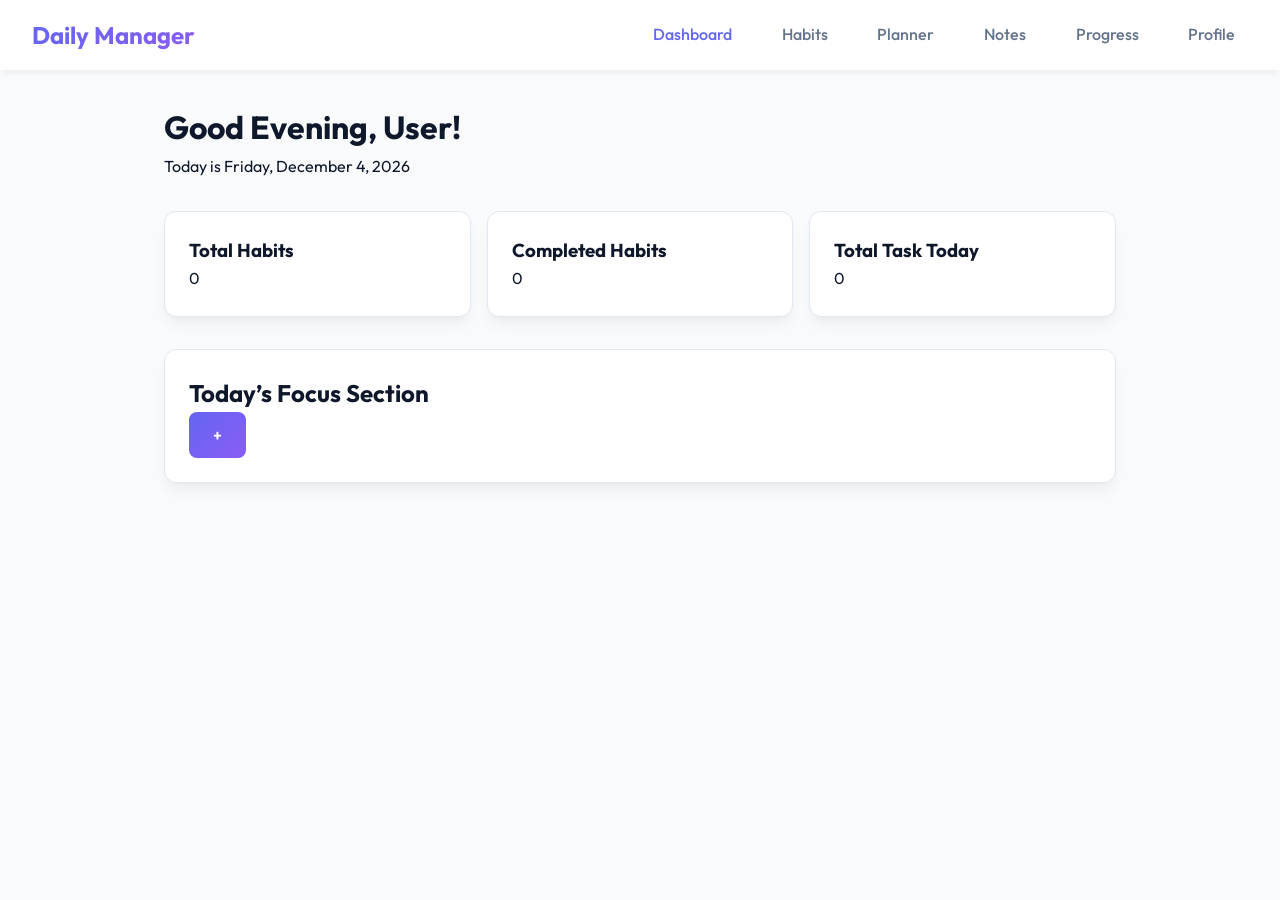
<file: frontend/index.html>
<!DOCTYPE html>
<html lang="en">
<head>
    <meta charset="UTF-8">
    <meta name="viewport" content="width=device-width, initial-scale=1.0">
    <title>Document</title>
     <link rel="stylesheet" href="css/global.css">
    <link rel="stylesheet" href="css/index.css">
</head>
<body>
    <nav class="navbar">
        <div class="logo">
            Daily Manager
        </div>
        <ul class="nav-links">
            <li><a href="index.html">Dashboard</a></li>
            <li><a href="habits.html">Habits</a></li>
            <li><a href="planner.html">Planner</a></li>
            <li><a href="notes.html">Notes</a></li>
            <li><a href="progress.html">Progress</a></li>
            <li><a href="profile.html">Profile</a></li>

        
        </ul>
    </nav>
    <main class="container">
        <header class="page fade-in">
            <h1 id="greeting-message">Good Morining</h1>
            <p id="current-date">Today is...</p>
        </header>
        <section class="grid-3 fade-in">
            <div class="card">
                <h3>Total Habits</h3>
                <p id="total-habits">0</p>
            </div>
            <div class="card">
                <h3>Completed Habits</h3>
                <p id="completed-habits">0</p>
            </div>
            <div class="card">
                <h3>Total Task Today</h3>
                <p id="total-tasks">0</p>
            </div>
        </section>
        <section>
            <div class="card" id="todo">
                <h2>Today’s Focus Section</h2>
                <button class="today-task"> +</button>
                
            </div>
        </section>
    </main>
    <script src="javascript/global.js"></script>
    <script src="javascript/index.js"></script>
</body>
</html>
</file>
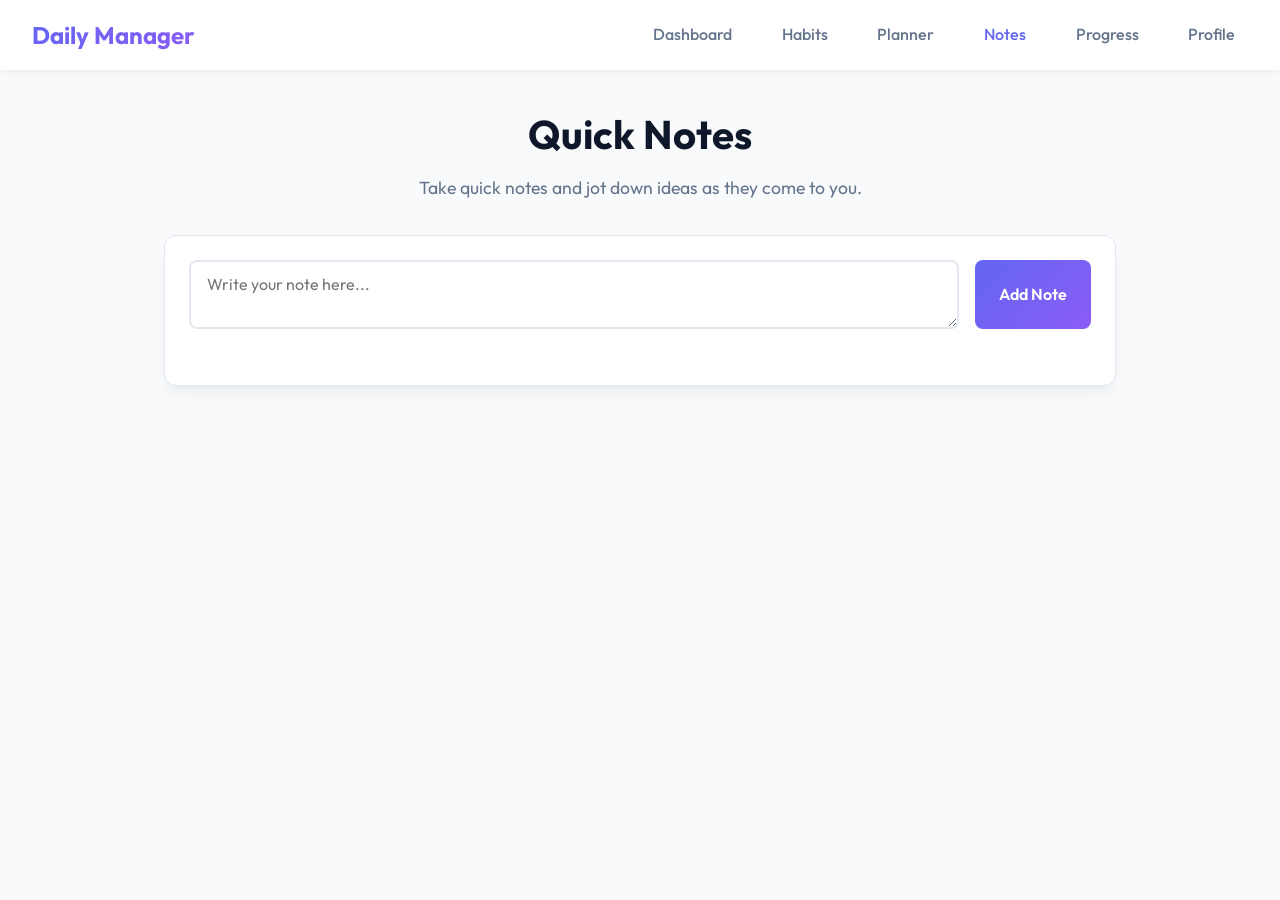
<file: frontend/notes.html>
<!DOCTYPE html>
<html lang="en">
<head>
    <meta charset="UTF-8">
    <meta name="viewport" content="width=device-width, initial-scale=1.0">
    <title>Daily Life Manager - Notes</title>
    <link rel="stylesheet" href="css/global.css">
    <link rel="stylesheet" href="css/notes.css">
</head>
<body>
    <nav class="navbar">
        <div class="logo">Daily Manager</div>
        <ul class="nav-links">
            <li><a href="index.html">Dashboard</a></li>
            <li><a href="habits.html">Habits</a></li>
            <li><a href="planner.html">Planner</a></li>
            <li><a href="notes.html">Notes</a></li>
            <li><a href="progress.html">Progress</a></li>
            <li><a href="profile.html">Profile</a></li>
        </ul>
    </nav>

    <main class="container fade-in"> 
        
        <header class="page-header"> 
            <h1>Quick Notes</h1>
            <p>Take quick notes and jot down ideas as they come to you.</p>
        </header>
        
        <div class="card">
            
            <div class="input-group"> 
                <textarea id="note-input" class="note-box" placeholder="Write your note here..."></textarea>
                
                <button id="add-note-btn">Add Note</button>
            </div>
            
            <ul class="item-list" id="notes-list">
            </ul>
            
        </div>
    </main>

    <script src="javascript/global.js"></script>
    <script src="javascript/notes.js"></script>
</body>
</html>
</file>
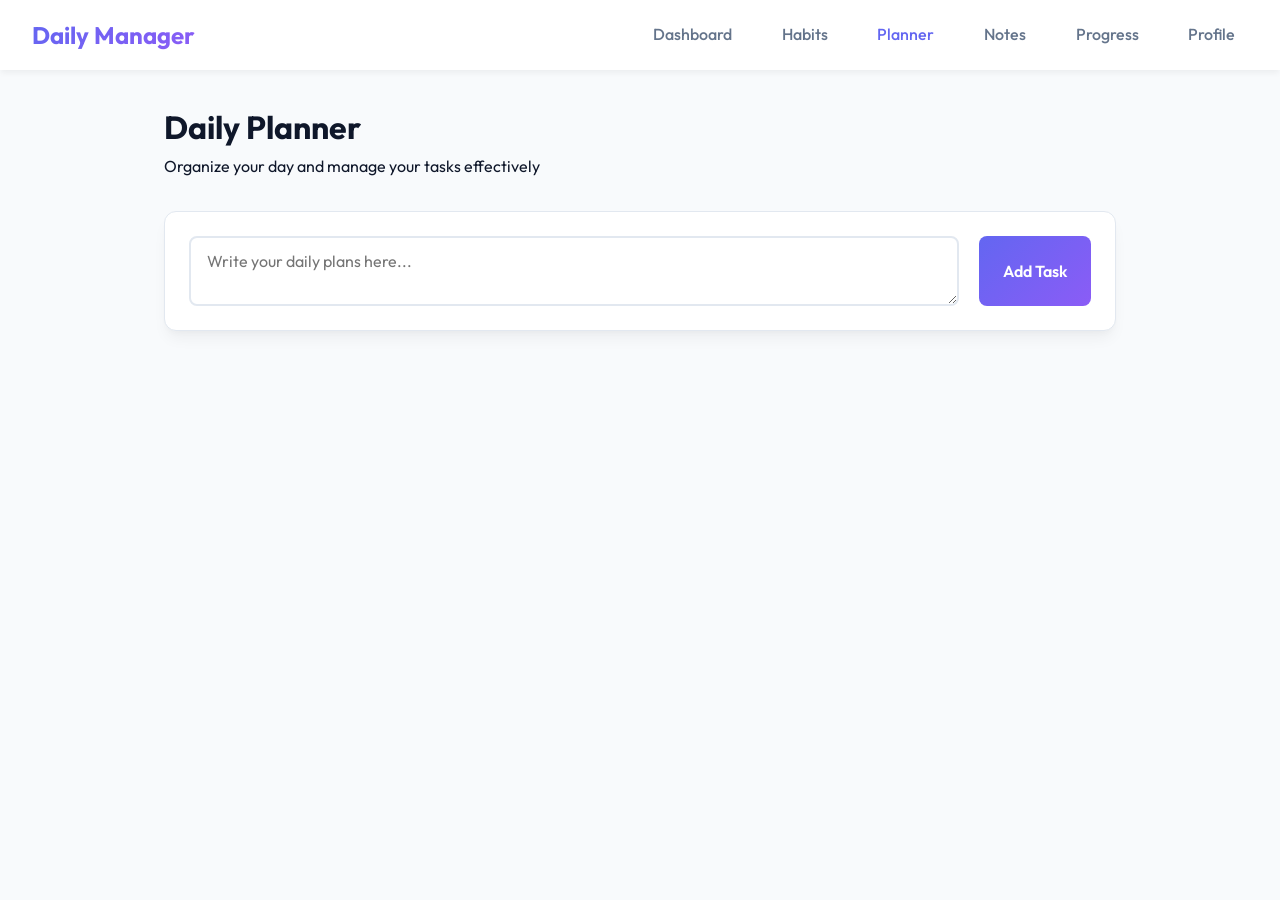
<file: frontend/planner.html>
<!DOCTYPE html>
<html lang="en">
<head>
    <meta charset="UTF-8">
    <meta name="viewport" content="width=device-width, initial-scale=1.0">
    <title>Document</title>
    <link rel="stylesheet" href="css/global.css">
    <link rel="stylesheet" href="css/planner.css">
</head>
<body>
    <nav class="navbar">
        <div class="logo">
            Daily Manager
        </div>
        <ul class="nav-links">
            <li><a href="index.html">Dashboard</a></li>
            <li><a href="habits.html">Habits</a></li>
            <li><a href="planner.html">Planner</a></li>
            <li><a href="notes.html">Notes</a></li>
            <li><a href="progress.html">Progress</a></li>
            <li><a href="profile.html">Profile</a></li>
        </ul>
    </nav>
    <main class="container">
        <header class="page fade-in">
            <h1 >Daily Planner</h1>
            <p>Organize your day and manage your tasks effectively</p>
        </header>
        <div class="card" id="habit-tracker">
                <textarea id="planner-input" class="note-box" placeholder="Write your daily plans here..."></textarea>
            <button id = "add-planner-btn">Add Task</button>
        </div>

         <ul class="item-list" id="planners-list">
            </ul>
    </main>
    <script src="javascript/global.js"></script>
    <script src="javascript/planner.js"></script>
</body>
</html>
</file>
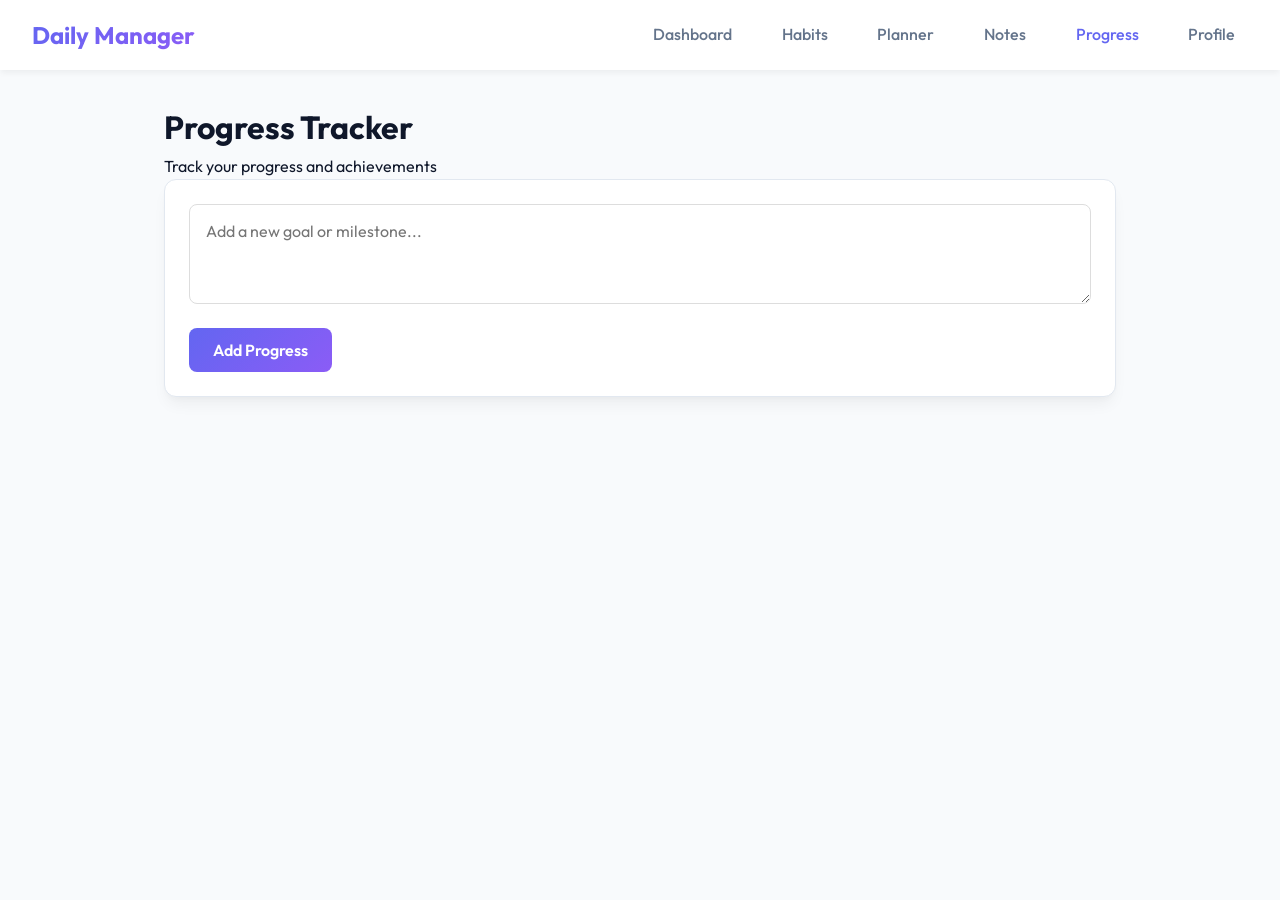
<file: frontend/progress.html>
<!DOCTYPE html>
<html lang="en">
<head>
    <meta charset="UTF-8">
    <meta name="viewport" content="width=device-width, initial-scale=1.0">
    <title>Document</title>
    <link rel="stylesheet" href="css/global.css">
    <link rel="stylesheet" href="css/progress.css">
</head>
<body>
    <nav class="navbar">
        <div class="logo">Daily Manager</div>
        <ul class="nav-links">
            <li><a href="index.html">Dashboard</a></li>
            <li><a href="habits.html">Habits</a></li>
            <li><a href="planner.html">Planner</a></li>
            <li><a href="notes.html">Notes</a></li>
            <li><a href="progress.html">Progress</a></li>
            <li><a href="profile.html">Profile</a></li>
        </ul>
    </nav>
    <main class="container">
        <header class="page fade-in">
            <h1>Progress Tracker</h1>
            <p>Track your progress and achievements</p>
        </header>
        <div class="card" id="progress-tracker">
            <textarea id="progress-input" class="note-box" placeholder="Add a new goal or milestone..."></textarea>
            <button id="add-progress-btn">Add Progress</button>
        </div>
        <ul class="item-list" id="progress-list"></ul>
    </main>
    <script src="javascript/global.js"></script>
    <script src="javascript/progress.js"></script>
</body>
</html>
</file>
<file: frontend/css/global.css>
@import url('https://fonts.googleapis.com/css2?family=Outfit:wght@300;400;500;600;700&display=swap');

:root {
    /* Define primary colors and theme variables */
    --primary: #6366f1;
    --primary-hover: #4f46e5;
    --secondary: #8b5cf6;
    --bg-color: #f8fafc;
    --text-color: #0f172a;
    --text-muted: #64748b;
    --card-bg: #ffffff;
    --card-shadow: 0 10px 15px -3px rgba(0, 0, 0, 0.05), 0 4px 6px -2px rgba(0, 0, 0, 0.025);
    --border-color: #e2e8f0;
    --success: #10b981;
    --danger: #ef4444;
    --radius: 12px;
    --transition: 0.3s ease;
}

* {
    margin: 0;
    padding: 0;
    box-sizing: border-box;
}

body {
    font-family: 'Outfit', sans-serif;
    background-color: var(--bg-color);
    color: var(--text-color);
    line-height: 1.6;
    display: flex;
    flex-direction: column;
    min-height: 100vh;
}

.navbar {
    background: var(--card-bg);
    padding: 1rem 2rem;
    display: flex;
    justify-content: space-between;
    align-items: center;
    box-shadow: 0 4px 6px -1px rgba(0, 0, 0, 0.05);
    position: sticky;
    top: 0;
    z-index: 100;
}

.navbar .logo {
    font-size: 1.5rem;
    font-weight: 700;
    background: linear-gradient(135deg, var(--primary), var(--secondary));
    -webkit-background-clip: text;
    background-clip: text;
    -webkit-text-fill-color: transparent;
    color: transparent;
}

.nav-links {
    list-style: none;
    display: flex;
    gap: 1.5rem;
}

.nav-links a {
    text-decoration: none;
    color: var(--text-muted);
    font-weight: 500;
    transition: var(--transition);
    padding: 0.5rem 0.8rem;
    border-radius: 8px;
}

.nav-links a:hover {
    color: var(--primary);
    background-color: #e0e7ff;
}

.nav-links a.active {
    color: var(--primary);
    background-color: transparent;
}

/* Main Layout */
.container {
    flex: 1;
    width: 100%;
    max-width: 1000px;
    margin: 2rem auto;
    padding: 0 1.5rem;
}



/* Page Header */
.page-header {
    margin-bottom: 2rem;
    text-align: center;
}

.page-header h1 {
    font-size: 2.5rem;
    margin-bottom: 0.5rem;
    color: var(--text-color);
}

.page-header p {
    color: var(--text-muted);
    font-size: 1.1rem;
}

/* Card Styling */
.card {
    background: var(--card-bg);
    border-radius: var(--radius);
    padding: 1.5rem;
    box-shadow: var(--card-shadow);
    transition: var(--transition);
    border: 1px solid var(--border-color);
}

.card:hover {
    transform: translateY(-5px);
    box-shadow: 0 20px 25px -5px rgba(0, 0, 0, 0.1), 0 10px 10px -5px rgba(0, 0, 0, 0.04);
}

/* Global Forms & Inputs */
.input-group {
    display: flex;
    gap: 1rem;
    margin-bottom: 2rem;
    flex-wrap: wrap;
}

input[type="text"],
input[type="time"],
textarea {
    flex: 1;
    padding: 0.8rem 1rem;
    border: 2px solid var(--border-color);
    border-radius: 8px;
    font-family: inherit;
    font-size: 1rem;
    transition: var(--transition);
    outline: none;
}

input[type="text"]:focus,
input[type="time"]:focus,
textarea:focus {
    border-color: var(--primary);
    box-shadow: 0 0 0 3px rgba(99, 102, 241, 0.2);
}

button {
    background: linear-gradient(135deg, var(--primary), var(--secondary));
    color: white;
    border: none;
    padding: 0.8rem 1.5rem;
    border-radius: 8px;
    font-family: inherit;
    font-size: 1rem;
    font-weight: 600;
    cursor: pointer;
    transition: var(--transition);
}

button:hover {
    transform: translateY(-2px);
    box-shadow: 0 4px 12px rgba(99, 102, 241, 0.4);
}

button.danger {
    background: var(--danger);
}

button.danger:hover {
    box-shadow: 0 4px 12px rgba(239, 68, 68, 0.4);
}

/* Global Simple animations */
@keyframes fadeIn {
    from { opacity: 0; transform: translateY(10px); }
    to { opacity: 1; transform: translateY(0); }
}

.fade-in {
    animation: fadeIn 0.5s ease forwards;
}

/* Two Column Layout */
.two-column {
    display: grid;
    grid-template-columns: 1fr 1fr;
    gap: 2rem;
    margin-bottom: 2rem;
}

.two-column > * {
    display: flex;
    flex-direction: column;
    gap: 1.5rem;
}
</file>
<file: frontend/css/index.css>
.grid-3{
    display: grid;
    grid-template-columns: repeat(3, 1fr);
    gap: 1rem;
     margin-bottom: 2rem;
}

.page{
    margin-bottom: 2rem;
}
</file>
<file: frontend/css/notes.css>
.page{
    margin-bottom: 2rem;
}



#habit-tracker textarea{
    padding: 1rem;    ;
    height: 10rem  ;
    width: 45rem;
}
#habit-tracker{
    display: flex;
    gap: 20px;
}
#habit-tracker button{
    padding: 1rem;
    height: 3rem;
    width: 10rem;
}
</file>
<file: frontend/css/planner.css>
.page{
    margin-bottom: 2rem;
}



#habit-tracker input{
    padding: 1rem;    ;
    height: 3rem  ;
    width: 45rem;
}
#habit-tracker{
    display: flex;
    gap: 20px;
}
</file>
<file: frontend/css/progress.css>
#progress-tracker {
    margin-bottom: 2rem;
}

.note-box {
    width: 100%;
    min-height: 100px;
    padding: 1rem;
    border: 1px solid #ddd;
    border-radius: 8px;
    font-size: 1rem;
    resize: vertical;
    margin-bottom: 1rem;
}

#add-progress-btn {
    background-color: #4CAF50;
    color: white;
    padding: 0.75rem 1.5rem;
    border: none;
    border-radius: 8px;
    cursor: pointer;
    font-size: 1rem;
    transition: background-color 0.3s;
}

#add-progress-btn:hover {
    background-color: #45a049;
}

.item-list {
    list-style: none;
    padding: 0;
}

.item-list li {
    background: white;
    padding: 1rem;
    margin-bottom: 1rem;
    border-radius: 8px;
    box-shadow: 0 2px 4px rgba(0,0,0,0.1);
    display: flex;
    justify-content: space-between;
    align-items: center;
}

.item-list li .delete-btn {
    background-color: #f44336;
    color: white;
    border: none;
    padding: 0.5rem 1rem;
    border-radius: 5px;
    cursor: pointer;
    transition: background-color 0.3s;
}

.item-list li .delete-btn:hover {
    background-color: #da190b;
}
</file>
